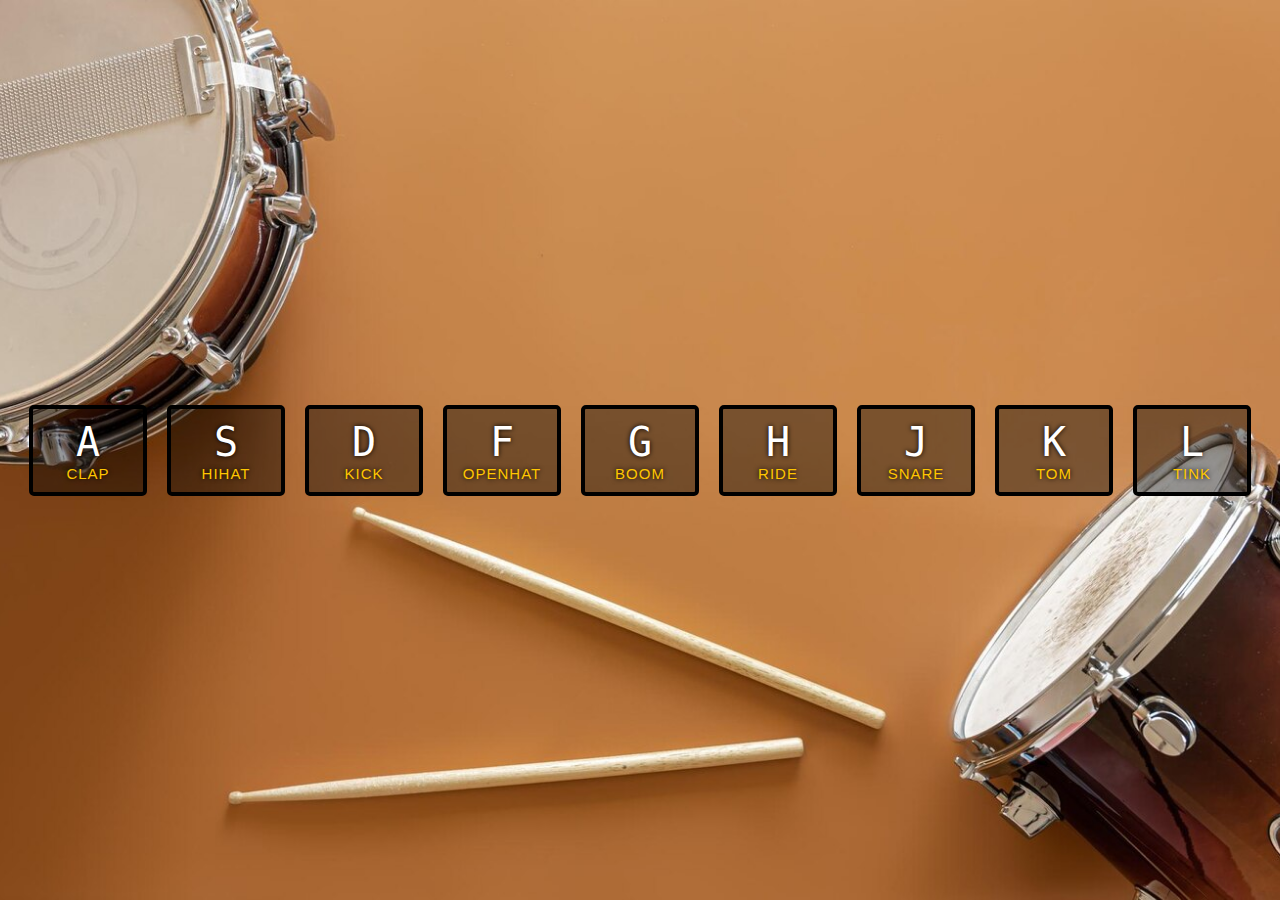
<file: day_1/index.html>
<!DOCTYPE html>
<html lang="en">
<head>
    <meta charset="UTF-8">
    <meta name="viewport" content="width=device-width, initial-scale=1.0">
    <title>JS Drum Kit</title>
    <link rel="stylesheet" href="style.css">
</head>
<body>
    <div class="keys">
        <div data-key="65" class="key">
            <kbd>A</kbd>
            <span class="sound">clap</span>
        </div>
        <div data-key="83" class="key">
            <kbd>S</kbd>
            <span class="sound">hihat</span>
        </div>
        <div data-key="68" class="key">
            <kbd>D</kbd>
            <span class="sound">kick</span>
        </div>
        <div data-key="70" class="key">
            <kbd>F</kbd>
            <span class="sound">openhat</span>
        </div>
        <div data-key="71" class="key">
            <kbd>G</kbd>
            <span class="sound">boom</span>
        </div>
        <div data-key="72" class="key">
            <kbd>H</kbd>
            <span class="sound">ride</span>
        </div>
        <div data-key="74" class="key">
            <kbd>J</kbd>
            <span class="sound">snare</span>
        </div>
        <div data-key="75" class="key">
            <kbd>K</kbd>
            <span class="sound">tom</span>
        </div>
        <div data-key="76" class="key">
            <kbd>L</kbd>
            <span class="sound">tink</span>
        </div>
    </div>

    <audio data-key="65" src="sounds/clap.wav"></audio>
    <audio data-key="83" src="sounds/hihat.wav"></audio>
    <audio data-key="68" src="sounds/kick.wav"></audio>
    <audio data-key="70" src="sounds/openhat.wav"></audio>
    <audio data-key="71" src="sounds/boom.wav"></audio>
    <audio data-key="72" src="sounds/ride.wav"></audio>
    <audio data-key="74" src="sounds/snare.wav"></audio>
    <audio data-key="75" src="sounds/tom.wav"></audio>
    <audio data-key="76" src="sounds/tink.wav"></audio>
    <script src="script.js"></script>
</body>
</html>
</file>
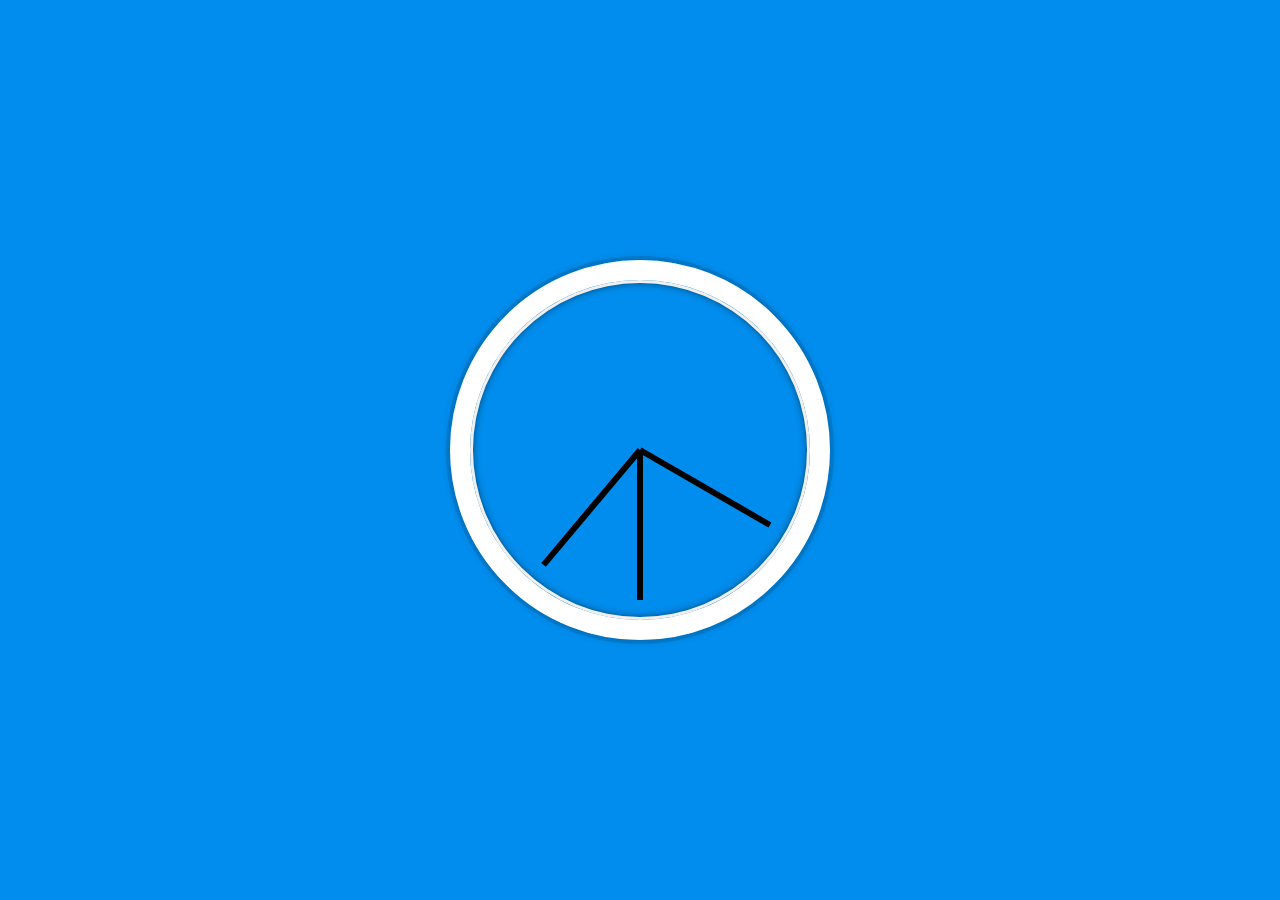
<file: day_2/index.html>
<!DOCTYPE html>
<html lang="en">
<head>
    <meta charset="UTF-8">
    <meta name="viewport" content="width=device-width, initial-scale=1.0">
    <title>Clock</title>
    <link rel="stylesheet" href="style.css">
</head>
<body>
    <div class="clock">
        <div class="clock-face">
            <div class="hand hour-hand"></div>
            <div class="hand min-hand"></div>
            <div class="hand second-hand"></div>
        </div>
    </div>
    <script src="script.js"></script>
</body>
</html>
</file>
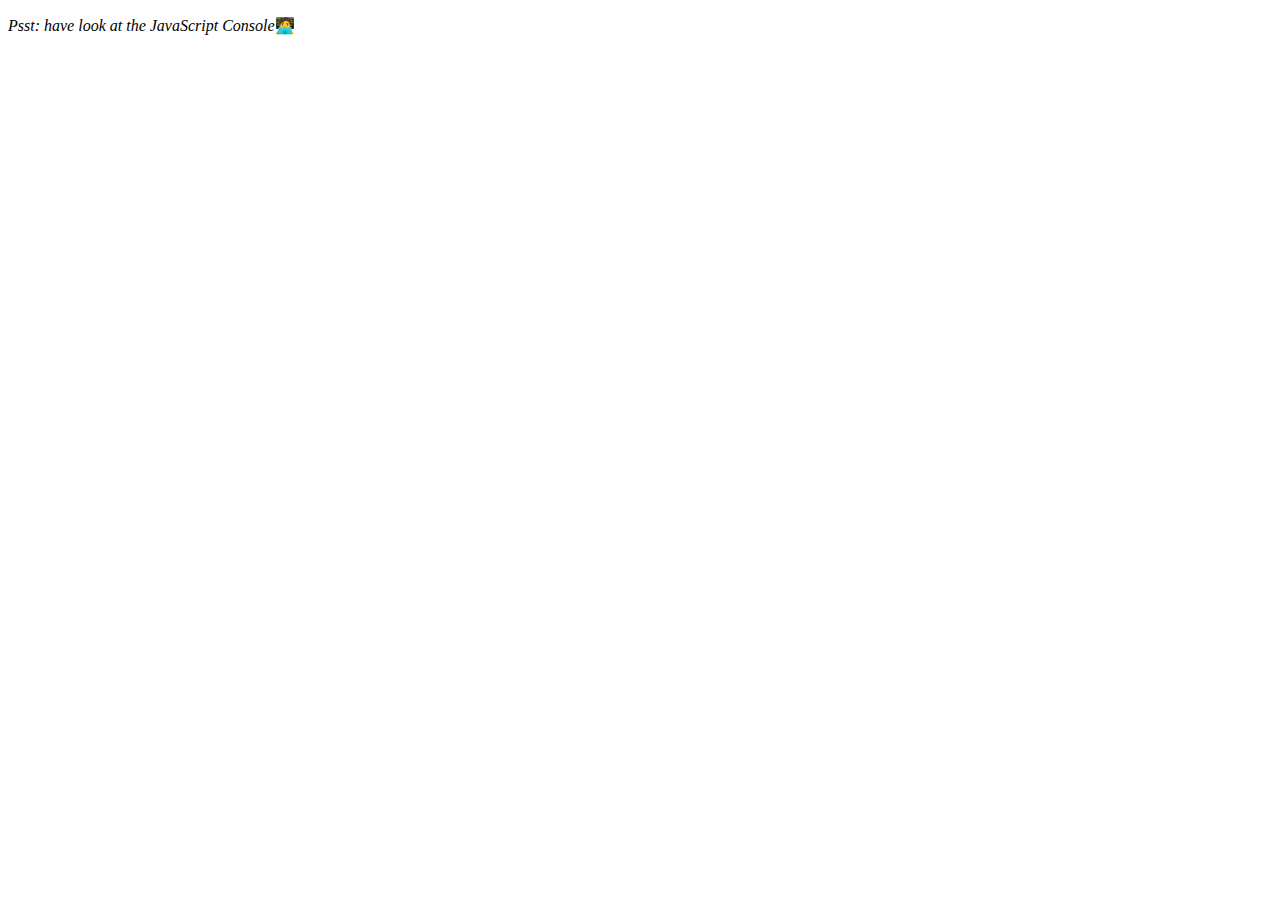
<file: day_4/index.html>
<!DOCTYPE html>
<html lang="en">
<head>
    <meta charset="UTF-8">
    <meta name="viewport" content="width=device-width, initial-scale=1.0">
    <title>Array Cardio 💪</title>
</head>
<body>
    <p><em>Psst: have look at the JavaScript Console</em>🧑‍💻</p>
    <script src="script.js"></script>
</body>
</html>
</file>
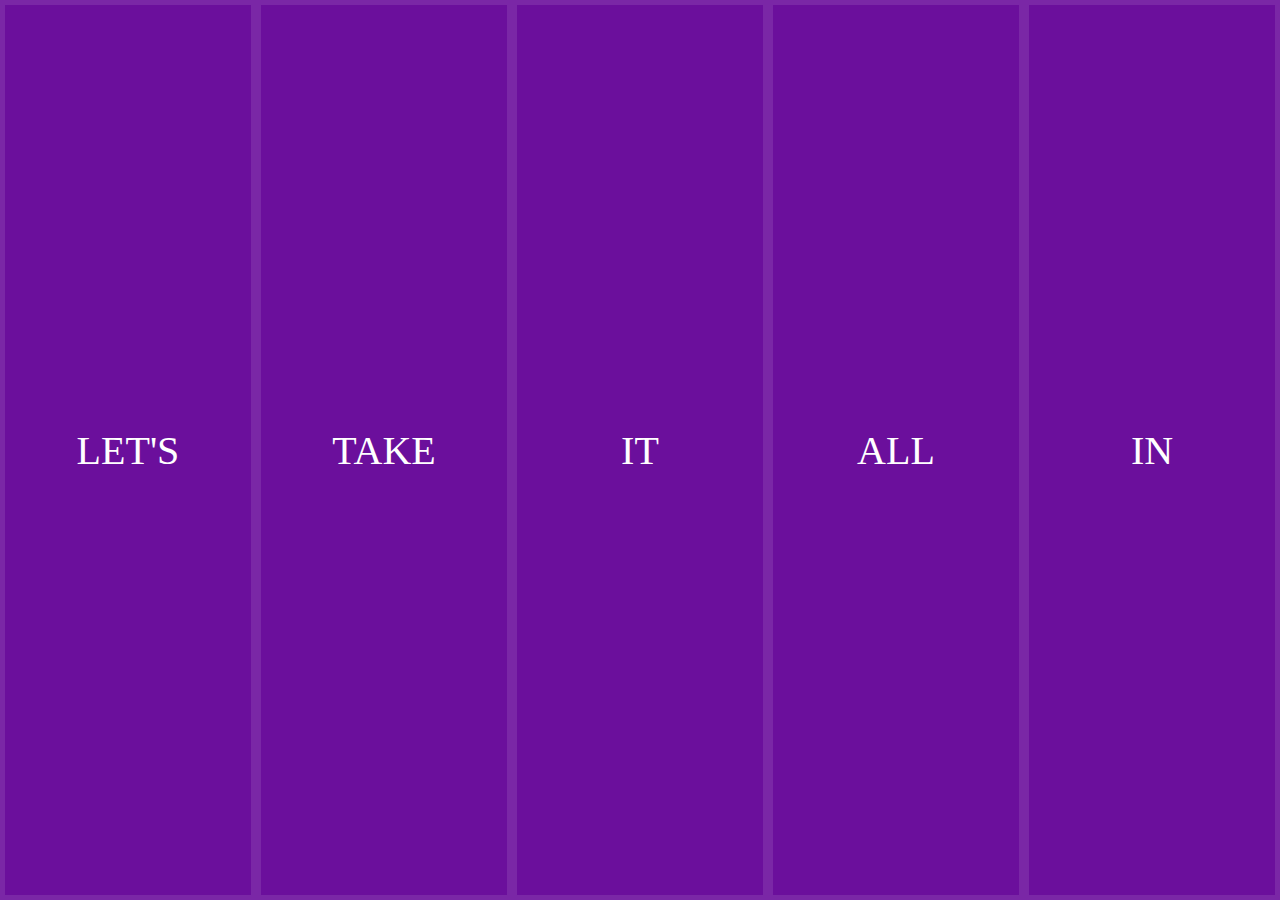
<file: day_5/index.html>
<!DOCTYPE html>
<html lang="en">
<head>
    <meta charset="UTF-8">
    <meta name="viewport" content="width=device-width, initial-scale=1.0">
    <title>Document</title>
    <link rel="stylesheet" href="style.css">
</head>
<body>
    <div class="panels">
        <div class="panel panel1">
            <p>Hey</p>
            <p>Let's</p>
            <p>Dance</p>
        </div>
        <div class="panel panel2">
            <p>Give</p>
            <p>Take</p>
            <p>Receive</p>
        </div>
        <div class="panel panel3">
            <p>Experience</p>
            <p>It</p>
            <p>Today</p>
        </div>
        <div class="panel panel4">
            <p>Give</p>
            <p>All</p>
            <p>You Can</p>
        </div>
        <div class="panel panel5">
            <p>Life</p>
            <p>In</p>
            <p>Motion</p>
        </div>
    </div>
    <script src="script.js"></script>
</body>
</html>
</file>
<file: day_1/style.css>
html{
    font-size: 10px;
    background:url('./background.png') bottom center;
    background-size: cover;
}
body,html{
    margin: 0;
    padding: 0;
    font-family: sans-serif;
}
.keys{
    display: flex;
    /* flex:1; */
    min-height: 100vh;
    align-items: center;
    align-content: center;
    justify-content: center;
}
.key{
    border: .4rem solid black;
    border-radius: .5rem;
    margin: 1rem;
    font-size: 1.5rem;
    padding: 1rem .5rem;
    transition: all .07s ease;
    width: 10rem ;
    text-align: center;
    color: white;
    background:rgba(0,0,0,0.4);
    text-shadow: 0 0 .5rem black;
}
.playing{
    transform: scale(1.1);
    border-color: #ffc600;
    box-shadow: 0 0 1rem #ffc600;
}
kbd{
    display: block;
    font-size: 4rem;
}
.sound{
    font-size: 1.2 rem;
    text-transform: uppercase;
    letter-spacing: .1rem;
    color: #ffc600;
}

@media screen and (max-width:900px) {
    .keys{
        flex-wrap: wrap;
    }
    .key{
        display: flex;
        align-items: center;
        justify-content: center;
        gap: .3rem;
    }
    kbd{
        font-size: 2.5rem;
    }
    .sound{
        font-size: 1rem;
    }
}
</file>
<file: day_2/style.css>
html{
    background: #018DED url(https://unsplash.it/1500/1000?image=881&blur=5);
    background-size: cover;
    font-family: 'helvetica neue';
    text-align: center;
    font-size: 10px;

}
body{
    margin: 0;
    font-size: 2rem;
    display: flex;
    flex:1;
    min-height: 100vh;
    align-items: center;
}
.clock{
    width: 30rem;
    height: 30rem;
    border: 20px solid white;
    border-radius: 50%;
    margin: 50px auto;
    position: relative;
    padding: 2rem;
    box-shadow: 
    0 0 0 4px rgba(0,0,0,0.1),
    inset 0 0 0 3px #EFEFEF,
    inset 0 0 10px black,
    0 0 10px rgba(0,0,0,0.2);
}
.clock-face{
    position: relative;
    width: 100%;
    height: 100%;
    transform: translateY(-3px);
}
.hand{
    width: 50%;
    height: 6px;
    background: black;
    position: absolute;
    top: 50%;
    transform-origin: 100%;
    transform:rotate(90deg);
    /* transition: all 0.05s;
    transition-timing-function: cubic-bezier(0.1, 2.7, 0.58, 1); */
}
</file>
<file: day_5/style.css>
html{
    box-sizing: border-box;
    background: #ffc600;
    font-family: 'helvetica neue';
    font-size: 10px;
    font-weight: 200;
}
body{
    margin: 0;
}
*,*::before,*::after{
    box-sizing: inherit;
}
.panels{
    min-height: 100vh;
    overflow: hidden;
    display: flex;
}
.panel{
    background-color: #6B0F9C;
    box-shadow: inset 0 0 0 5px rgba(255,255,255,0.1);
    color: white;
    text-align: center;
    align-items: center;
    transition: font-size 0.7s cubic-bezier(0.61,-0.19,0.7,-0.11),
                flex 0.7s cubic-bezier(0.61,-0.19,0.7,-0.11),
                background 0.2s;
    font-size: 10px;
    background-size: cover;
    background-position: center;
    flex: 1;
    display: flex;
    flex-direction: column;
    align-items: center;
    justify-content: center;
}
.panel1{background-image: url(https://images.unsplash.com/photo-1687904477461-3b38aeef9e54?q=80&w=1074&auto=format&fit=crop&ixlib=rb-4.1.0&ixid=M3wxMjA3fDB8MHxwaG90by1wYWdlfHx8fGVufDB8fHx8fA%3D%3D/1500*1500);}
.panel2{background-image: url(https://images.unsplash.com/photo-1605272493704-499feb50bc2f?q=80&w=976&auto=format&fit=crop&ixlib=rb-4.1.0&ixid=M3wxMjA3fDB8MHxwaG90by1wYWdlfHx8fGVufDB8fHx8fA%3D%3D/1500*1500);}
.panel3{background-image: url(https://images.unsplash.com/photo-1703652320516-cc6dec07fd91?q=80&w=1170&auto=format&fit=crop&ixlib=rb-4.1.0&ixid=M3wxMjA3fDB8MHxwaG90by1wYWdlfHx8fGVufDB8fHx8fA%3D%3D/1500*1500);}
.panel4{background-image: url(https://images.unsplash.com/photo-1616350957293-0f6e33eb2c6e?q=80&w=2070&auto=format&fit=crop&ixlib=rb-4.1.0&ixid=M3wxMjA3fDB8MHxwaG90by1wYWdlfHx8fGVufDB8fHx8fA%3D%3D/1500*1500);}
.panel5{background-image: url(https://images.unsplash.com/photo-1533550541475-eae8aa0c5d52?q=80&w=1974&auto=format&fit=crop&ixlib=rb-4.1.0&ixid=M3wxMjA3fDB8MHxwaG90by1wYWdlfHx8fGVufDB8fHx8fA%3D%3D/1500*1500);}

.panel > *{
    margin: 0;
    width: 100%;
    transition: transform 0.5s;
    flex: 1 0 auto;
    display: flex;
    align-items: center;
    justify-content: center;
}
.panel >*:first-child{
    transform:translateY(-100%);
}

.panel >*:last-child{
    transform:translateY(100%);
}
.panel.open-active >*{
    transform:translateY(0);
}
.panel p{
    text-transform: uppercase;
    font-family: 'Amatic SC',cursive;
    text-shadow: 0 0 4px rgba(0,0,0,0.72),
                 0 0 14px grba(0,0,0,0.45);
    font-size: 2em;
}
.panel p:nth-child(2){
    font-size: 4em;
}
.panel.open{
    flex:5;
    font-size: 20px;
}
.cta{
    color:white;
    text-decoration: none;
}
</file>
